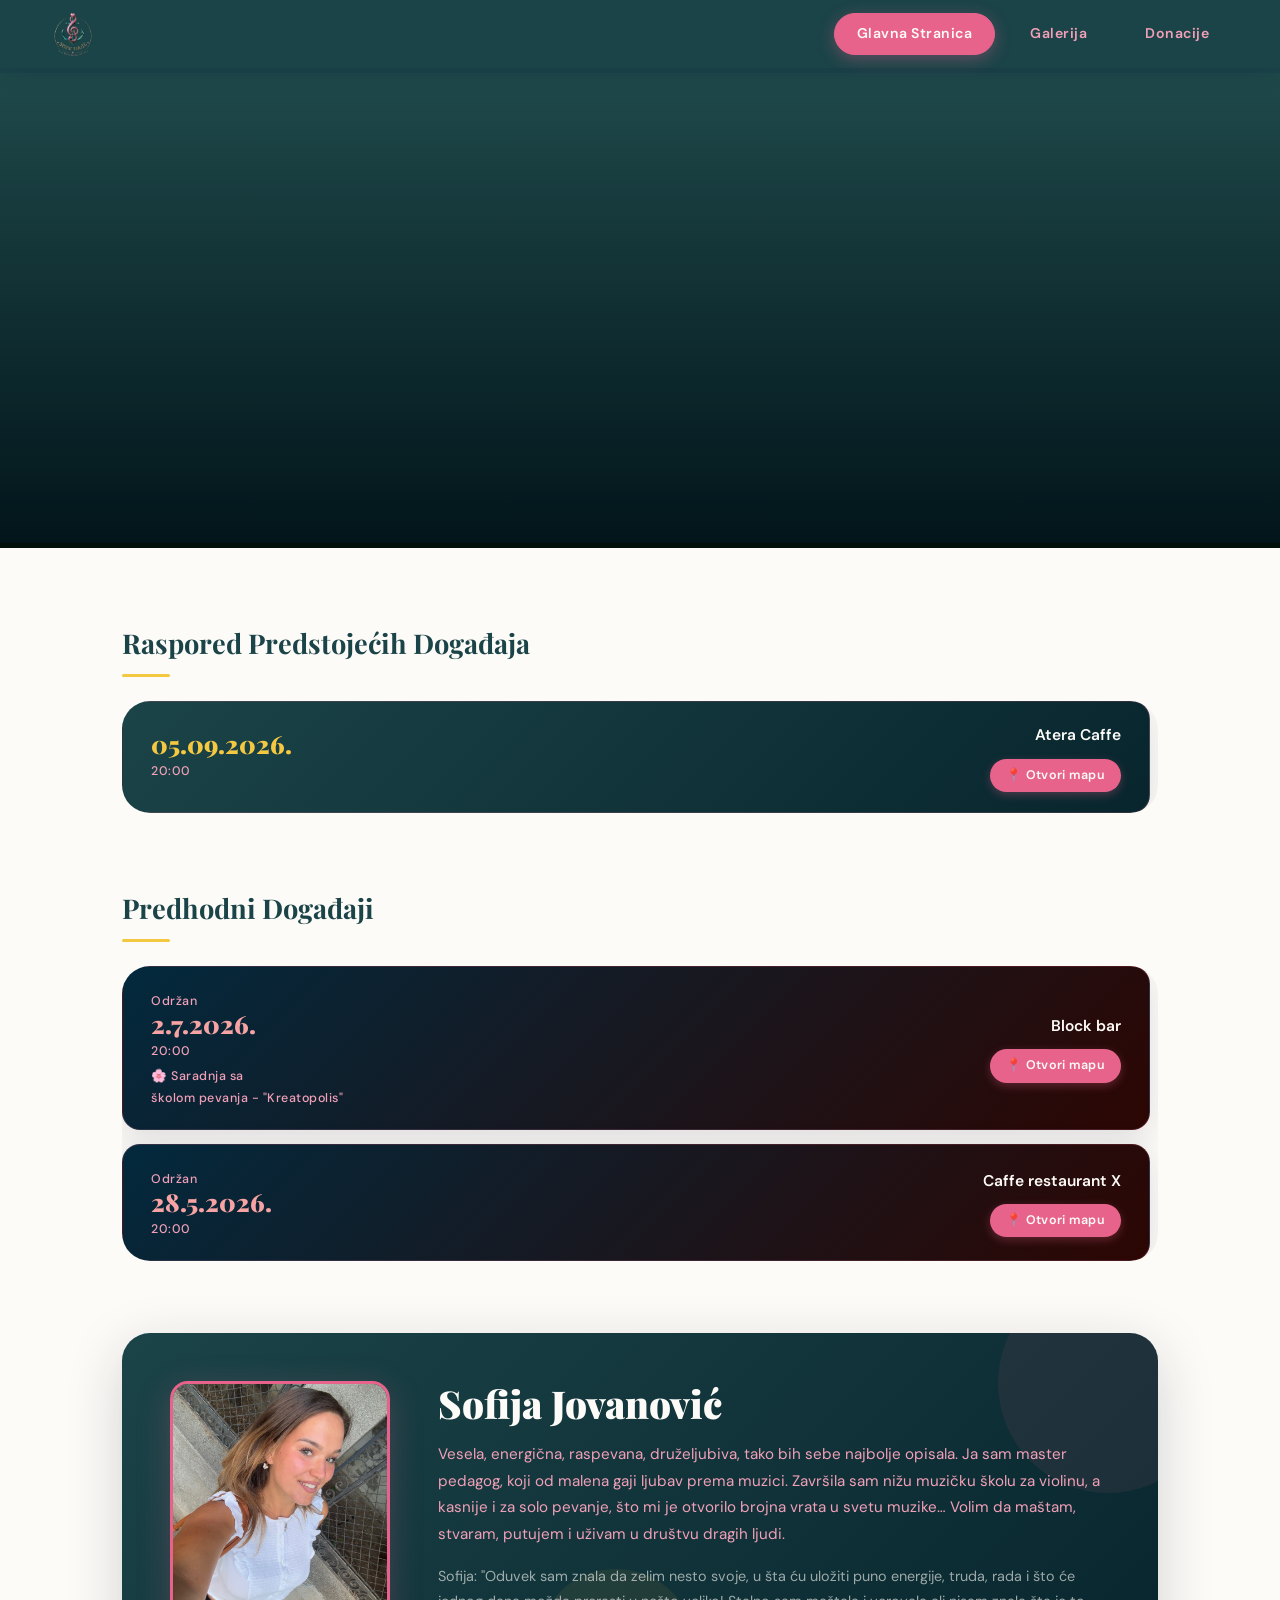
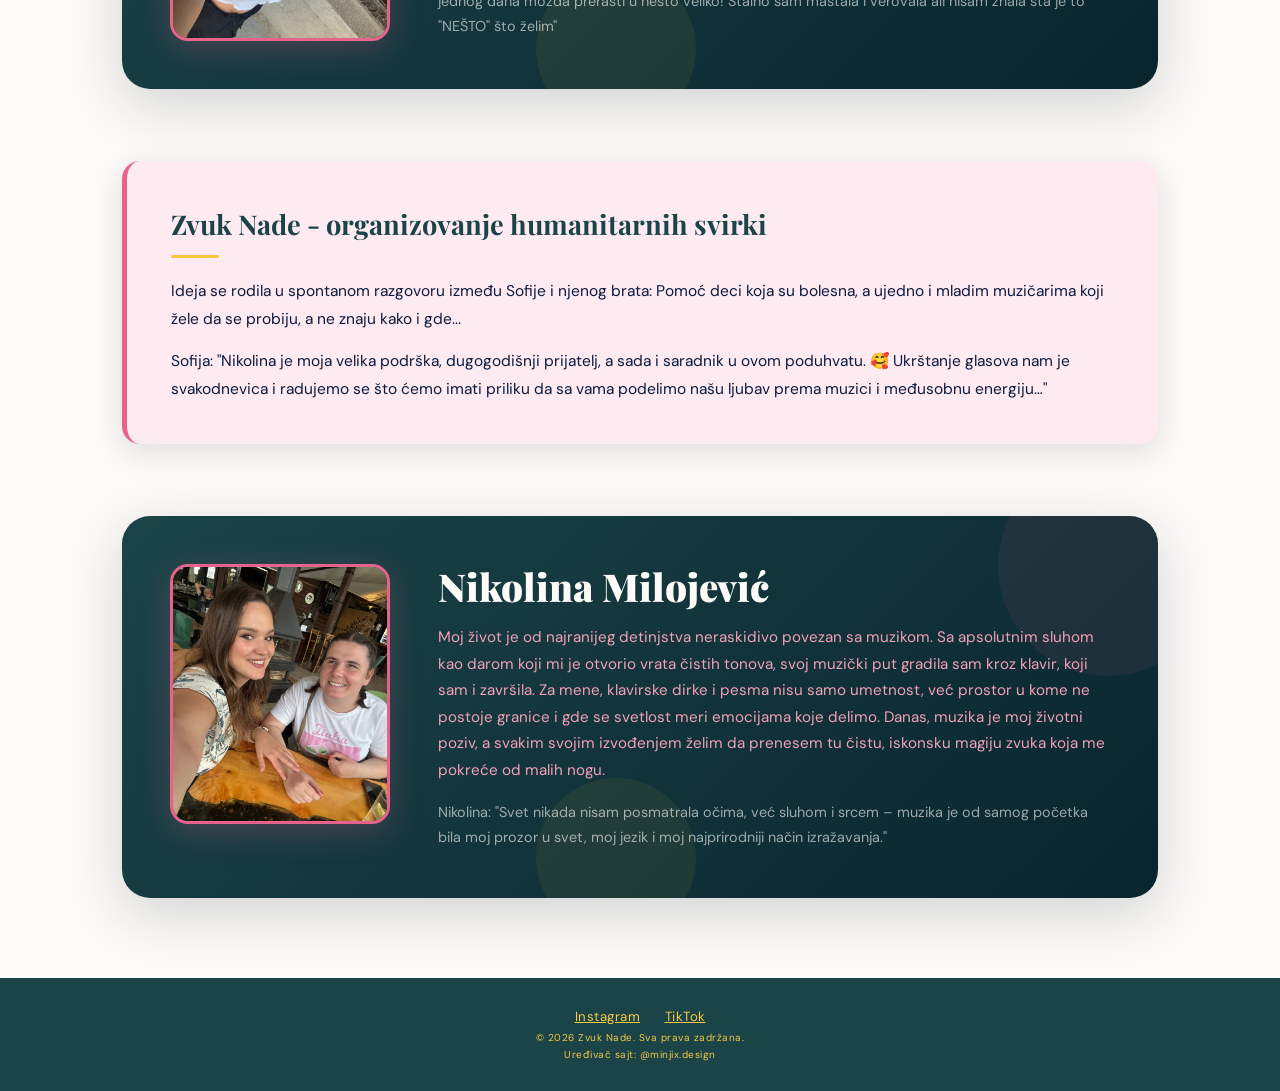
<file: index.html>
<!DOCTYPE html>
<html lang="sr">
<head>
  <meta charset="UTF-8" />
  <meta name="viewport" content="width=device-width, initial-scale=1.0"/>
  <title>Zvuk Nade - Pocetna</title>
  <link rel="stylesheet" href="Fajlovi/style.css" />
  <link href="https://fonts.googleapis.com/css2?family=Playfair+Display:wght@400;700;900&family=DM+Sans:wght@300;400;500;600&display=swap" rel="stylesheet"/>
  <meta name="description" content="Pomoć deci koja su bolesna, a ujedno i mladim muzičarima koji žele da se probiju, a ne znaju kako i gde...">
  <meta name="keywords" content="zvuk nade, humanitarne svirke, mladi muzicari, donacije deci, humanitarni rad, Sofija Jovanovic, Nikolina Milojevic, zvuk, nade">
  <link rel="icon" href="./Images/LogoMini.png">
  <link rel="shortcut icon" href="./Images/LogoMini.png"> 
</head>

<body>

  <!-- Nav -->
  <nav class="navbar" id="navbar">
    <a href="index.html"><img src="Images/ZvukNadeLogo.png" class="nav-logo"></a>
    <ul class="nav-links">
      <li><a href="index.html" class="nav-btn active">Glavna Stranica</a></li>
      <li><a href="Fajlovi/galerija.html" class="nav-btn">Galerija</a></li>
      <li><a href="Fajlovi/donacije.html" class="nav-btn">Donacije</a></li>

    </ul>
    <div class="hamburger" id="hamburger">
      <span></span><span></span><span></span>
    </div>
  </nav>

  <!-- Mobilni Meni -->
  <div class="mobile-menu" id="mobileMenu">
    <a href="index.html" class="nav-btn">Glavna Stranica</a>
    <a href="Fajlovi/galerija.html" class="nav-btn">Galerija</a>
    <a href="Fajlovi/donacije.html" class="nav-btn">Donacije</a>
  </div>

  <!-- Video -->
<section class="video-section">
  <video
    class="hero-video"
    autoplay
    muted
    loop
    playsinline>
    <source src="Images/ZvukNadeVideo.mp4" type="video/mp4">
  </video>
</section>

  <!-- Glavni content -->
  <main class="container">
        <!-- Predstojeci Dogadjaji -->
    <section class="events-section reveal">
      <h3 class="sub-title">Raspored Predstojećih Događaja</h3>

      <div class="EventsScrollBox">
        <!-- Dogadjaj 
            <p class="Notification">
              Trenutno nema predstojećih događaja...
            </p>-->
          
        <!---->
          <div class="Event">

            <div class="event-date-block">
              <span class="event-date">05.09.2026.</span>
              <span class="event-time">20:00</span>
            </div>

            <div class="event-info-block">
              <span class="event-location">Atera Caffe</span>
              <a
                href="https://maps.app.goo.gl/MP3zHLRK7dGMWzHM7"
                target="_blank"
                rel="noopener noreferrer"
                class="maps-btn">
                <p class="OtvoriMapu">📍 Otvori mapu </p>
              </a>
            </div>
          </div>
          
      </div>
    </section>
    </div><!-- /DogadjijiScrollBox -->
    </section>

        <!-- Predhodni Dogadjaji -->
    <section class="events-section reveal">
      <h3 class="sub-title">Predhodni Događaji</h3>

      <div class="EventsScrollBox">
        <!-- Dogadjaj 2-->
      <div class="Eventpassed">

          <div class="event-date-block">
            <span class="event-time">Održan</span>
            <span class="event-date-done">2.7.2026.</span>
            <span class="event-time">20:00</span>
            <span class="event-time">🌸 Saradnja sa <br>školom pevanja - "Kreatopolis" </span>
          </div>
          <div class="event-info-block">
            <span class="event-location">Block bar</span>
            <a
              href="https://maps.app.goo.gl/tw9STJZvSmgEufBm8"
              target="_blank"
              rel="noopener noreferrer"
              class="maps-btn">
              <p class="OtvoriMapu">📍 Otvori mapu </p>
            </a>
          </div>
        </div>
        <!-- Dogadjaj 1-->
        <div class="Eventpassed">

          <div class="event-date-block">
            <span class="event-time">Održan</span>
            <span class="event-date-done">28.5.2026.</span>
            <span class="event-time">20:00</span>
          </div>
          <div class="event-info-block">
            <span class="event-location">Caffe restaurant X</span>
            <a
              href="https://maps.app.goo.gl/Nag8gqzKFEV3rEgX6"
              target="_blank"
              rel="noopener noreferrer"
              class="maps-btn">
              <p class="OtvoriMapu">📍 Otvori mapu </p>
            </a>
          </div>
        </div>

       
      </div><!-- /DogadjijiScrollBox -->
    </section>
    <!-- O Sofiji -->
    <section class="person-section reveal">
      <div class="person-card">
        <div class="person-image-wrapper">
          <img src="Images/Sofija2.jpg">
        </div>
        <div class="person-text">
          <h2 class="section-title">Sofija Jovanović</h2>
          <p class="person-desc">
            Vesela, energična, raspevana, druželjubiva, tako bih sebe najbolje opisala. Ja sam master pedagog, koji od malena gaji ljubav prema muzici. Završila sam nižu muzičku školu za violinu, a kasnije i za solo pevanje, što mi je otvorilo brojna vrata u svetu muzike… Volim da maštam, stvaram, putujem i uživam u društvu dragih ljudi.
          <p class="person-desc secondary">
            Sofija: "Oduvek sam znala da zelim nesto svoje, u šta ću uložiti puno energije, truda, rada i što će jednog dana možda prerasti u nešto veliko! Stalno sam maštala i verovala ali nisam znala šta je to "NEŠTO" što želim"
        </div>
      </div>
    </section>

    <!-- Paragrafcic -->
    <section class="text-section reveal">
      <div class="text-block2">
        <h3 class="sub-title">Zvuk Nade - organizovanje humanitarnih svirki</h3>
        <p>
          Ideja se rodila u spontanom razgovoru između Sofije i njenog brata: Pomoć deci koja su bolesna, a ujedno i mladim muzičarima koji žele da se probiju, a ne znaju kako i gde...
        </p>
        <p>
          Sofija: "Nikolina je moja velika podrška, dugogodišnji prijatelj, a sada i saradnik u ovom poduhvatu. 🥰
          Ukrštanje glasova nam je svakodnevica i radujemo se što ćemo imati priliku da sa vama podelimo našu ljubav prema muzici i međusobnu energiju…"
        </p>
      </div>
    </section>

    <!-- O Nikolini -->
    <section class="person-section reveal">
      <div class="person-card">
        <div class="person-image-wrapper">
          <img src="Images/Sofija1.jpg">
        </div>
        <div class="person-text">
          <h2 class="section-title">Nikolina Milojević</h2>
          <p class="person-desc">
          Moj život je od najranijeg detinjstva neraskidivo povezan sa muzikom.
          Sa apsolutnim sluhom kao darom koji mi je otvorio vrata čistih tonova, svoj muzički put gradila sam kroz klavir, koji sam i završila. Za mene, klavirske dirke i pesma nisu samo umetnost, već prostor u kome ne postoje granice i gde se svetlost meri emocijama koje delimo. Danas, muzika je moj životni poziv, a svakim svojim izvođenjem želim da prenesem tu čistu, iskonsku magiju zvuka koja me pokreće od malih nogu.
          <p class="person-desc secondary">
            Nikolina: "Svet nikada nisam posmatrala očima, već sluhom i srcem – muzika je od samog početka bila moj prozor u svet, moj jezik i moj najprirodniji način izražavanja."
            </p>
      </div>
    </section>

        

       


  </main>

  <!-- FOOTER -->
  <footer class="footer">
    <section class="Links">
      <a target="_blank" href="https://www.instagram.com/zvuk.nade?utm_source=ig_web_button_share_sheet&igsh=ZDNlZDc0MzIxNw==">Instagram</a>
      <a target="_blank" href="https://www.tiktok.com/@zvuk.nade?is_from_webapp=1&sender_device=pc">TikTok</a>
      <div class="credits">
        <p>© 2026 Zvuk Nade. Sva prava zadržana.</p>
        <p>Uređivač sajt: @minjix.design</p>
      </div>
    </section>  
  </footer>

  <script src="Fajlovi/script.js"></script>
</body>
</html>
</file>
<file: Fajlovi/style.css>
:root {
  --navy:       #1B4448;
  --navy-mid:   rgb(8, 37, 45);
  --navy-light: #2c5a5f;
  --pink:       #e8638c;
  --pink-light: #f2a0b8;
  --pink-pale:  #FEEBF2;
  --yellow:     #f5c842;
  --yellow-soft:#fde98a;
  --white:      #fdfbf7;
  --text-dark:  #0d1b3e;
  --text-muted: #5a6a8a;
  --radius-sm:  10px;
  --radius-md:  18px;
  --radius-lg:  28px;
  --shadow:     0 8px 32px rgba(13,27,62,0.13);
  --shadow-lg:  0 16px 56px rgba(13,27,62,0.18);
  --font-display: 'Playfair Display', serif;
  --font-body:    'DM Sans', sans-serif;
  --transition:   0.35s cubic-bezier(0.4,0,0.2,1);
}

*, *::before, *::after { box-sizing: border-box; margin: 0; padding: 0; }

html { scroll-behavior: smooth; }

body {
  background: var(--white);
  color: var(--text-dark);
  font-family: var(--font-body);
  font-size: 16px;
  line-height: 1.7;
  overflow-x: hidden;
}


.navbar {
  position: fixed;
  top: 0; left: 0; right: 0;
  z-index: 1000;
  display: flex;
  align-items: center;
  justify-content: space-between;
  padding: 0 48px;
  height: 68px;
  background: var(--navy);
  box-shadow: 0 2px 24px rgba(13,27,62,0.22);
  transition: background var(--transition), box-shadow var(--transition);
}

.navbar.scrolled {
  background: var(--navy-light);
  box-shadow: 0 4px 32px var(--navy-light);
}

.nav-logo {
  display: flex;
  width: 50px;
  height: 50px;
}

.nav-links {
  list-style: none;
  display: flex;
  gap: 12px;
}

.nav-btn {
  display: inline-block;
  padding: 8px 22px;
  border-radius: 50px;
  font-family: var(--font-body);
  font-size: 0.88rem;
  font-weight: 600;
  letter-spacing: 0.5px;
  text-decoration: none;
  color: var(--pink-light);
  border: 1.5px solid transparent;
  transition: all var(--transition);
  background: transparent;
}

.nav-btn:hover,
.nav-btn.active {
  background: var(--pink);
  color: var(--white);
  border-color: var(--pink);
  box-shadow: 0 4px 16px rgba(232,99,140,0.35);
}

/* Hamburger */
.hamburger {
  display: none;
  flex-direction: column;
  gap: 5px;
  cursor: pointer;
  padding: 4px;
}
.hamburger span {
  display: block;
  width: 26px;
  height: 2.5px;
  background: var(--yellow);
  border-radius: 4px;
  transition: all var(--transition);
}
.hamburger.open span:nth-child(1) { transform: translateY(7.5px) rotate(45deg); }
.hamburger.open span:nth-child(2) { opacity: 0; }
.hamburger.open span:nth-child(3) { transform: translateY(-7.5px) rotate(-45deg); }

/* Mobile menu */
.mobile-menu {
  display: none;
  flex-direction: column;
  align-items: center;
  gap: 10px;
  position: fixed;
  top: 68px; left: 0; right: 0;
  background: var(--navy-mid);
  padding: 24px 32px;
  z-index: 999;
  transform: translateY(-110%);
  transition: transform var(--transition);
  box-shadow: 0 8px 32px rgba(13,27,62,0.22);
}
.mobile-menu.open {
  transform: translateY(0);
}
.mobile-menu .nav-btn {
  width: 100%;
  text-align: center;
  font-size: 1rem;
}


.video-section {
  position: relative;
  margin-top: 68px;
  width: 100%;
  height: 480px;
  background: linear-gradient(
      #1F494A,
      #02151B
  );
  overflow: hidden;
  display: flex;
  align-items: center;
  justify-content: center;
  border-top: 5px solid var(--navy);
  border-bottom: 5px solid #011008;
}


.video-overlay {
  position: absolute;
  inset: 0;
  background: linear-gradient(
    to bottom,
    rgba(13,27,62,0.3) 0%,
    rgba(13,27,62,0.15) 60%,
    rgba(13,27,62,0.5) 100%
  );
  z-index: 2;
  pointer-events: none;
}



.hero-video {
  position: absolute;
  inset: 0;
  width: 100%;
  height: 100%;
  object-fit: contain; /* or cover */
}

.video-placeholder {
  position: relative;
  z-index: 3;
  text-align: center;
  color: var(--white);
  pointer-events: none;
}
.video-placeholder .play-icon {
  font-size: 3.5rem;
  color: var(--yellow);
  margin-bottom: 12px;
  opacity: 0.85;
}
.video-placeholder p {
  font-family: var(--font-display);
  font-size: 1.5rem;
  font-weight: 700;
  margin-bottom: 6px;
  color: var(--white);
}
.video-placeholder span {
  font-size: 0.82rem;
  color: var(--pink-light);
  letter-spacing: 0.5px;
}

.container {
  max-width: 1100px;
  margin: 0 auto;
  padding: 72px 32px 80px;
  display: flex;
  flex-direction: column;
  gap: 72px;
}


.person-card {
  display: flex;
  gap: 48px;
  align-items: flex-start;
  background: linear-gradient(135deg, var(--navy) 0%, var(--navy-mid) 100%);
  border-radius: var(--radius-lg);
  padding: 48px;
  box-shadow: var(--shadow-lg);
  position: relative;
  overflow: hidden;
}

.person-card::before {
  content: '';
  position: absolute;
  top: -60px; right: -60px;
  width: 220px; height: 220px;
  background: var(--pink);
  border-radius: 50%;
  opacity: 0.08;
}
.person-card::after {
  content: '';
  position: absolute;
  bottom: -40px; left: 40%;
  width: 160px; height: 160px;
  background: var(--yellow);
  border-radius: 50%;
  opacity: 0.07;
}

.person-image-wrapper {
  flex-shrink: 0;
  width: 220px;
  height: 260px;
  border-radius: var(--radius-md);
  overflow: hidden;
  border: 3px solid var(--pink);
  box-shadow: 0 8px 32px rgba(232,99,140,0.25);
}

.person-image-placeholder {
  width: 100%;
  height: 100%;
  background: var(--navy-light);
  display: flex;
  flex-direction: column;
  align-items: center;
  justify-content: center;
  gap: 10px;
  color: var(--pink-light);
}
.person-image-placeholder span { font-size: 2.5rem; }
.person-image-placeholder p   { font-size: 0.8rem; opacity: 0.7; }

.person-image-wrapper img {
  width: 100%;
  height: 100%;
  object-fit: cover;
  display: block;
}

.person-text {
  display: flex;
  flex-direction: column;
  gap: 16px;
  position: relative;
  z-index: 1;
}

.section-title {
  font-family: var(--font-display);
  font-size: 2.4rem;
  font-weight: 900;
  color: var(--white);
  line-height: 1.15;
}

.person-desc {
  color: var(--pink-light);
  font-size: 0.95rem;
  line-height: 1.75;
}
.person-desc.secondary { color: rgba(253,251,247,0.6); font-size: 0.9rem; }


.text-block {
  background: var(--pink-pale);
  border-left: 5px solid var(--pink);
  border-radius: var(--radius-md);
  padding: 10px 4px;
  box-shadow: var(--shadow);
  display: flex;
  flex-direction: column;
  justify-content: center;
  align-items: center;
  margin-left: 250px;
  margin-right: 250px;
}
.text-block2 {
  background: var(--pink-pale);
  border-left: 5px solid var(--pink);
  border-radius: var(--radius-md);
  padding: 40px 44px;
  box-shadow: var(--shadow);
}
.text-img-p{
  display: flex;
  flex-direction: row;
  justify-content: center;
  align-items: center;
}


.sub-title {
  font-family: var(--font-display);
  font-size: 1.7rem;
  font-weight: 700;
  color: var(--navy);
  margin-bottom: 20px;
  position: relative;
}

.sub-title-donacije{
  font-family: var(--font-display);
  font-size: 1.7rem;
  font-weight: 700;
  color: var(--navy);
  position: relative;
  text-align: center;
}
.sub-title-donacije-p{
  font-size: 50px;
  font-weight: 1000;
  color: var(--navy);
  position: relative;
  text-align: center;
}
.sub-title::after {
  content: '';
  display: block;
  width: 48px;
  height: 3px;
  background: var(--yellow);
  border-radius: 2px;
  margin-top: 8px;
}

.sub-title-galerija {
  font-family: var(--font-display);
  font-size: 1.7rem;
  font-weight: 700;
  color: var(--navy);
  margin-bottom: 20px;
  position: relative;
}
.sub-title-galerija::after {
  content: '';
  display: block;
  width: 390px;
  height: 3px;
  background: var(--yellow);
  border-radius: 2px;
  margin-top: 8px;
}

.text-block p {
  color: var(--text-dark);
  font-size: 0.97rem;
  line-height: 1.8;
  margin-bottom: 14px;
  text-align: center;
  font-weight: 500;
}
.text-block2 p {
  color: var(--text-dark);
  font-size: 0.97rem;
  line-height: 1.8;
  margin-bottom: 14px;
}

.text-block p:last-child { margin-bottom: 0; }

.text-block2 p:last-child { margin-bottom: 0; }

.events-section .sub-title { color: var(--navy); margin-bottom: 24px; }

.EventsScrollBox {
  max-height: 370px;
  overflow-y: auto;
  display: flex;
  flex-direction: column;
  gap: 14px;
  padding-right: 8px;
  border-radius: var(--radius-lg);
}

/* Custom scrollbar */
.EventsScrollBox::-webkit-scrollbar        { width: 6px; }
.EventsScrollBox::-webkit-scrollbar-track  { background: transparent; }
.EventsScrollBox::-webkit-scrollbar-thumb  {
  background: var(--pink);
  border-radius: 4px;
}

.Event {
  display: flex;
  align-items: center;
  justify-content: space-between;
  background: linear-gradient(135deg, var(--navy) 0%, var(--navy-mid) 100%);
  border-radius: var(--radius-md);
  padding: 20px 28px;
  box-shadow: var(--shadow);
  border: 1.5px solid rgba(232,99,140,0.18);
  transition: transform var(--transition), box-shadow var(--transition), border-color var(--transition);
  cursor: default;
}

.Event:hover {
  transform: translateY(-3px) scale(1.01);
  box-shadow: 0 12px 40px rgba(13,27,62,0.22);
  border-color: var(--pink);
}

.Eventpassed {
  display: flex;
  align-items: center;
  justify-content: space-between;
  background: linear-gradient(135deg, rgb(3, 41, 61) 0%,  rgb(44, 6, 3) 100%);
  border-radius: var(--radius-md);
  padding: 20px 28px;
  box-shadow: var(--shadow);
  border: 1.5px solid rgba(232,99,140,0.18);
  transition: transform var(--transition), box-shadow var(--transition), border-color var(--transition);
  cursor: default;
}

.Eventpassed:hover {
  transform: translateY(-3px) scale(1.01);
  box-shadow: 0 12px 40px rgba(13,27,62,0.22);
  border-color: var(--pink);
}

.event-date-block {
  display: flex;
  flex-direction: column;
  align-items: flex-start;
  min-width: 70px;
}

.event-date {
  font-family: var(--font-display);
  font-size: 1.55rem;
  font-weight: 900;
  color: var(--yellow);
  line-height: 1;
}

.event-date-done {
  font-family: var(--font-display);
  font-size: 1.55rem;
  font-weight: 900;
  color: rgb(248, 163, 163);
  line-height: 1;
}


.event-time {
  font-size: 0.78rem;
  font-weight: 500;
  color: var(--pink-light);
  margin-top: 4px;
  letter-spacing: 0.5px;
}

.event-info-block {
  display: flex;
  flex-direction: column;
  align-items: flex-end;
  gap: 10px;
}

.event-location {
  font-family: var(--font-body);
  font-size: 0.97rem;
  font-weight: 600;
  color: var(--white);
  text-align: right;
}

.maps-btn {
  display: inline-block;
  padding: 6px 16px;
  background: var(--pink);
  color: var(--white);
  font-size: 0.78rem;
  font-weight: 600;
  border-radius: 50px;
  text-decoration: none;
  letter-spacing: 0.3px;
  transition: background var(--transition), box-shadow var(--transition), transform var(--transition);
  box-shadow: 0 3px 10px rgba(232,99,140,0.3);
}

.maps-btn:hover {
  background: var(--yellow);
  color: var(--navy);
  box-shadow: 0 6px 18px rgba(245,200,66,0.35);
  transform: scale(1.04);
}


.footer {
  background: var(--navy);
  color: var(--text-muted);
  text-align: center;
  padding: 28px 32px;
  font-size: 0.83rem;
  letter-spacing: 0.5px;
}


.reveal {
  opacity: 0;
  transform: translateY(36px);
  transition: opacity 0.65s cubic-bezier(0.4,0,0.2,1),
              transform 0.65s cubic-bezier(0.4,0,0.2,1);
}
.reveal.visible {
  opacity: 1;
  transform: translateY(0);
}


@media (max-width: 900px) {
  .navbar { padding: 0 24px; }

  .person-card {
    flex-direction: column;
    align-items: center;
    padding: 36px 28px;
    gap: 28px;
  }
  .person-image-wrapper { width: 180px; height: 210px; }
  .person-text { text-align: center; }
  .section-title { font-size: 1.9rem; }

  .video-section { height: 340px; }
  .sub-title-galerija::after{
    width: 350px;
  }
  .sub-title-galerija{
    text-align: center;
  }
}

@media (max-width: 600px) {
  .nav-links     { display: none; }
  .hamburger     { display: flex; }
  .mobile-menu   { display: flex; }

  .container { padding: 48px 16px 60px; gap: 48px; }

  .video-section { height: 240px; }
  .video-placeholder p { font-size: 1.1rem; }

  .person-card { padding: 28px 18px; }
  .person-image-wrapper { width: 150px; height: 178px; }
  .section-title { font-size: 1.5rem; }

  .text-block { padding: 28px 22px; }
  .text-block2 { padding: 28px 22px; }

  .EventsScrollBox { max-height: 320px; }

  .Event { padding: 16px 18px; }
  .event-date { font-size: 1.25rem; }

  .sub-title { font-size: 1.35rem; }
}

.Links a{
  color: var(--yellow);
  padding: var(--radius-sm);
}

.Notification{
  text-align: center;
  font-size: 20px;
  color: var(--text-muted);
}

.SlikaDonacije
{
  padding: 10px 10px;
  width: 400px;
  height: 400px;
  border-radius: 30px;
}

@media (max-width: 600px){
  .SlikaDonacije{
  width: 300px;
  height: 300px;
  padding-bottom: 20px;
  }

  .text-block{
  margin-left: 0px;
  margin-right: 0px;
  }
}

@media (max-width: 600px){
  .SlikaDonacije{
  width: 300px;
  height: 300px;
  padding-bottom: 20px;
  }

  .text-block{
  margin-left: 0px;
  margin-right: 0px;
  }
}

.OtvoriMapu
{
  text-align: left;
}
@media (max-width: 400px){
  .OtvoriMapu{
    text-align: center;
  }
    .sub-title-galerija::after{
    width: 300px;
  }
}

.credits{
  display: flex;
  flex-direction: column;
  font-size: 10px;
  color: var(--yellow);
}
</file>
